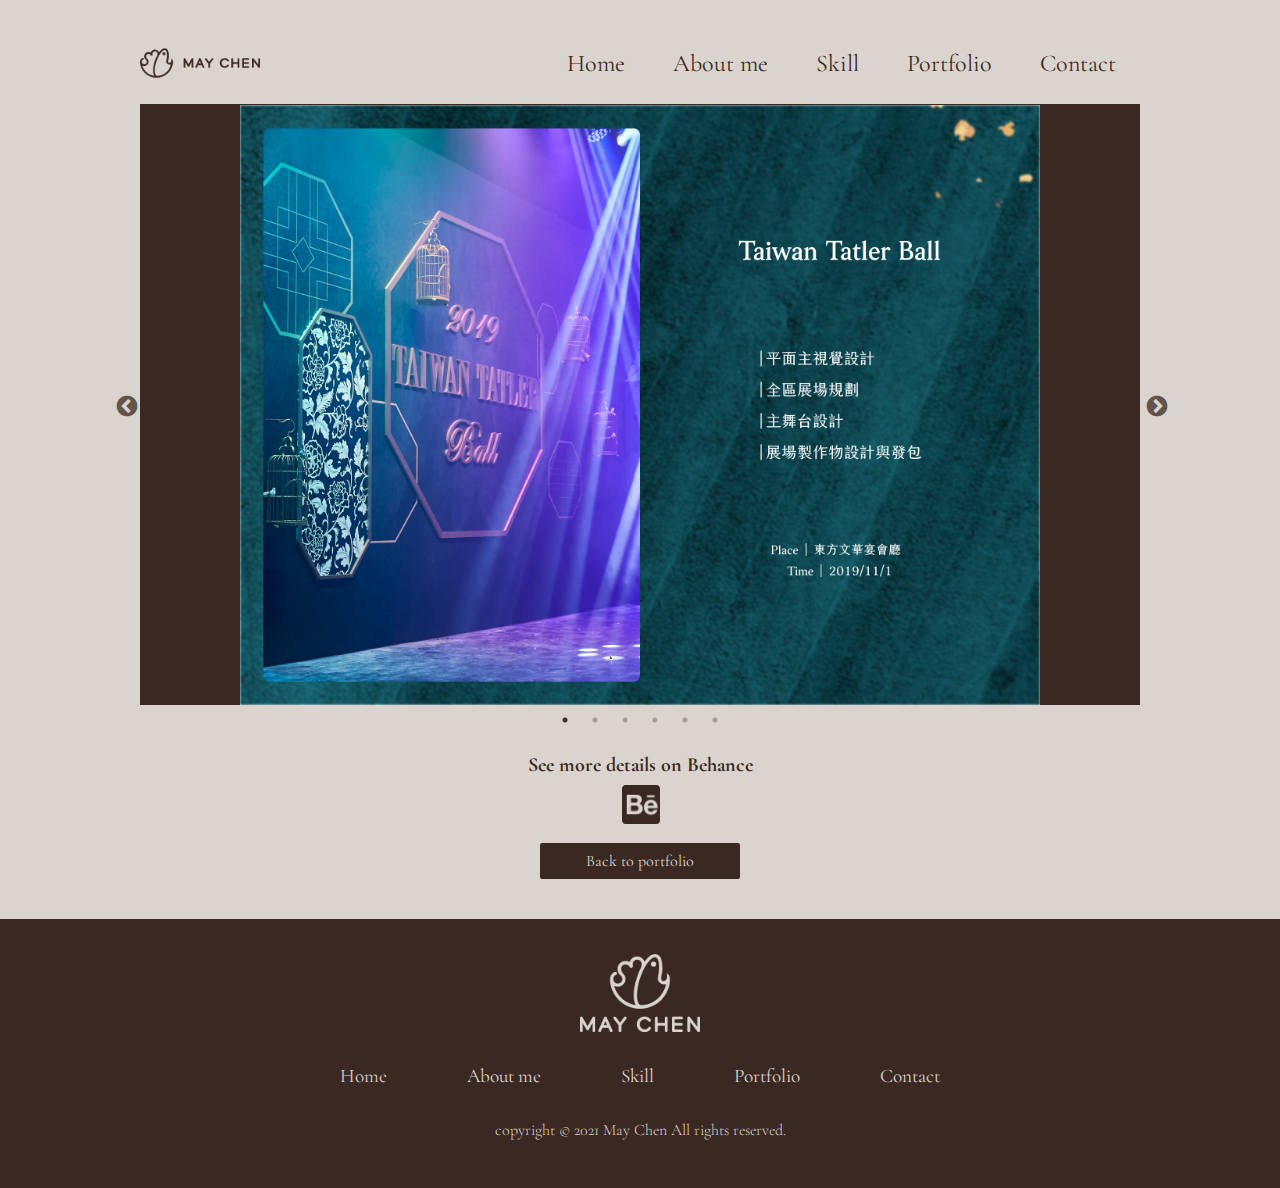
<file: banquet.html>
<!DOCTYPE html>
<html lang="zh-hant-tw">
<head>
    <meta charset="UTF-8">
    <meta name="viewport" content="width=device-width, initial-scale=1.0, shrink-to-fit=no">
    <title>May Chen Portfolio</title>
    <link rel="icon" href="mayChen.ico">
    <!-- slick 換圖輪播 -->
    <link rel="stylesheet" href="css/slick/slick.css">
    <link rel="stylesheet" href="css/slick/slick-theme.css">
     <!-- fontawesome -->
     <link rel="stylesheet" href="https://pro.fontawesome.com/releases/v5.10.0/css/all.css" integrity="sha384-AYmEC3Yw5cVb3ZcuHtOA93w35dYTsvhLPVnYs9eStHfGJvOvKxVfELGroGkvsg+p" crossorigin="anonymous"/>
    <!-- 自定義css -->
    <link rel="stylesheet" href="css/style.css">
</head>
<body>
    <header class="collection_header">
        <div class="container">
            <nav>
                <h1><a href="index.html"><img src="images/logo.png" alt=""></a></h1>
                <a href="#popup" class="burger">
                    <i class="fas fa-bars"></i>
                </a>
                <ul id="popup" class="menu navbar-overly">
                    <a href="#" class="btn-close">
                        <i class="fas fa-times"></i>
                    </a>
                    <li><a href="index.html">Home</a></li>
                    <li><a href="index.html#about_me">About me</a></li>
                    <li><a href="index.html#skill">Skill</a></li>
                    <li><a href="index.html#portfolio">Portfolio</a></li>
                    <li><a href="index.html#contact">Contact</a></li>
                </ul>
            </nav>
        </div>
    </header>
    <main>
        <div class="container portfolio-inner">
            <div class="content" onselectstart="return false;" ondragstart="return false;" oncontextmenu="return false;" oncopy="return false;">
                <img src="images/banquet/tt01.jpg" alt="collection01-1">
                <img src="images/banquet/tt02.jpg" alt="collection01-2">
                <img src="images/banquet/tt03.jpg" alt="collection01-3">
                <img src="images/banquet/tbv01.jpg" alt="collection02-1">
                <img src="images/banquet/tbv02.jpg" alt="collection02-2">
                <img src="images/banquet/tvb03.jpg" alt="collection02-3">
            </div>
            <div class="behance_box">
                <h2>See more details on Behance</h2>
                <a href="https://www.behance.net/gallery/119793203/2017-2021-PORTFOLIO-" target="_blank" class="icon"><img src="images/icon_behance.png" alt=""></a>
            </div>
            <div class="back_to_portfolio">
                <a href="index.html#portfolio">
                    <p>Back to portfolio</p>
                </a>
            </div>
        </div>
    </main>
    <footer>
        <div class="container">
            <a href="index.html" class="footer_logo">
                <img src="images/footer_logo.png" alt="logo">
            </a>
        </div>
        <ul class="footer_menu">
            <li ><a href="index.html">Home</a></li>
            <li><a href="index.html#about_me">About me</a></li>
            <li><a href="index.html#skill">Skill</a></li>
            <li><a href="index.html#portfolio">Portfolio</a></li>
            <li><a href="index.html#contact">Contact</a></li>
        </ul>
        <small>copyright &copy; 2021 May Chen All rights reserved.</small>
    </footer>
     <!-- jquery -->
     <script src="js/jquery-3.6.0.min.js"></script>
     <!-- slick -->
     <script src="js/slick.min.js"></script>
     <!-- 自定義 -->
     <script src="js/portfolio.js"></script>
</body>
</file>
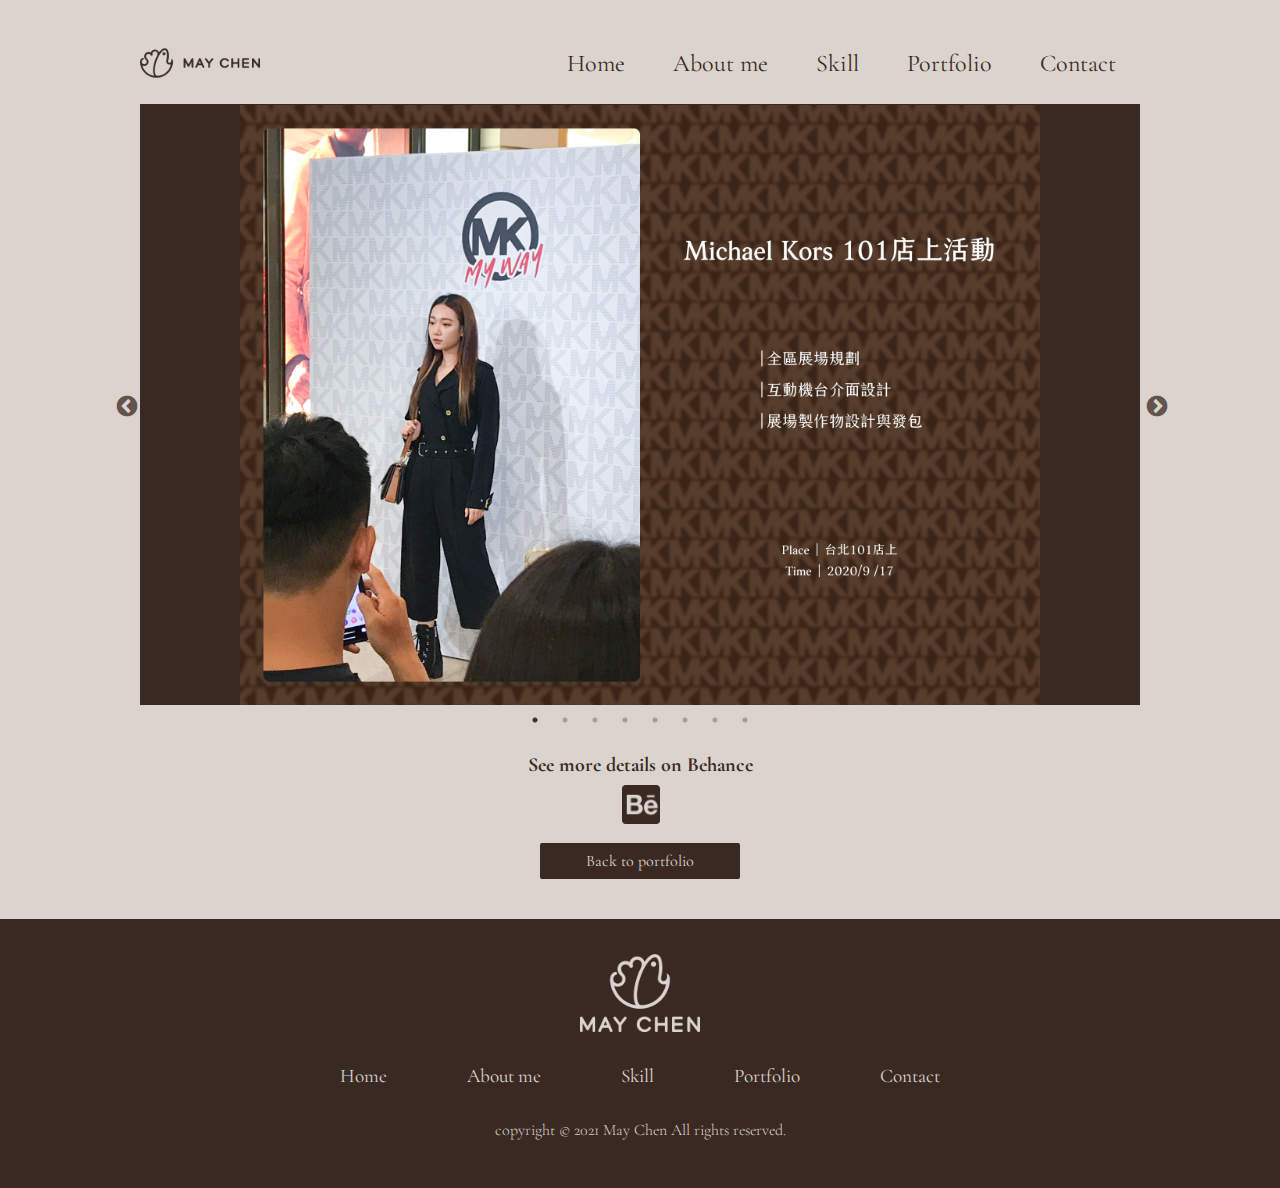
<file: brand_activity.html>
<!DOCTYPE html>
<html lang="zh-hant-tw">
<head>
    <meta charset="UTF-8">
    <meta name="viewport" content="width=device-width, initial-scale=1.0, shrink-to-fit=no">
    <title>May Chen Portfolio</title>
    <link rel="icon" href="mayChen.ico">
    <!-- slick 換圖輪播 -->
    <link rel="stylesheet" href="css/slick/slick.css">
    <link rel="stylesheet" href="css/slick/slick-theme.css">
    <!-- fontawesome -->
    <link rel="stylesheet" href="https://pro.fontawesome.com/releases/v5.10.0/css/all.css" integrity="sha384-AYmEC3Yw5cVb3ZcuHtOA93w35dYTsvhLPVnYs9eStHfGJvOvKxVfELGroGkvsg+p" crossorigin="anonymous"/>
    <!-- 自定義css -->
    <link rel="stylesheet" href="css/style.css">
</head>
<body>
    <header class="collection_header">
        <div class="container">
            <nav>
                <h1><a href="#"><img src="images/logo.png" alt=""></a></h1>
                <a href="#popup" class="burger">
                    <i class="fas fa-bars"></i>
                </a>
                <ul id="popup" class="menu navbar-overly">
                    <a href="#" class="btn-close">
                        <i class="fas fa-times"></i>
                    </a>
                    <li><a href="index.html">Home</a></li>
                    <li><a href="index.html#about_me">About me</a></li>
                    <li><a href="index.html#skill">Skill</a></li>
                    <li><a href="index.html#portfolio">Portfolio</a></li>
                    <li><a href="index.html#contact">Contact</a></li>
                </ul>
            </nav>
        </div>
    </header>
    <main>
        <div class="container portfolio-inner">
            <div class="content"  onselectstart="return false;" ondragstart="return false;" oncontextmenu="return false;" oncopy="return false;">
                <img src="images/brand/mk01.jpg" alt="mk01">
                <img src="images/brand/mk02.jpg" alt="mk01">
                <img src="images/brand/cck01.jpg" alt="cck01">
                <img src="images/brand/cck02.jpg" alt="cck02">
                <img src="images/brand/cck03.jpg" alt="cck03">
                <img src="images/brand/bd01.jpg" alt="bd01">
                <img src="images/brand/bd02.jpg" alt="bd02">
                <img src="images/brand/bd03.jpg" alt="bd03">
            </div>
            <div class="behance_box">
                <h2>See more details on Behance</h2>
                <a href="https://www.behance.net/gallery/119793203/2017-2021-PORTFOLIO-" target="_blank" class="icon"><img src="images/icon_behance.png" alt=""></a>
            </div>
            <div class="back_to_portfolio">
                <a href="index.html#portfolio">
                    <p>Back to portfolio</p>
                </a>
            </div>
        </div>
    </main>
    <footer>
        <div class="container">
            <a href="index.html" class="footer_logo">
                <img src="images/footer_logo.png" alt="logo">
            </a>
        </div>
        <ul class="footer_menu">
            <li ><a href="index.html">Home</a></li>
            <li><a href="index.html#about_me">About me</a></li>
            <li><a href="index.html#skill">Skill</a></li>
            <li><a href="index.html#portfolio">Portfolio</a></li>
            <li><a href="index.html#contact">Contact</a></li>
        </ul>
        <small>copyright &copy; 2021 May Chen All rights reserved.</small>
    </footer>
     <!-- jquery -->
     <script src="js/jquery-3.6.0.min.js"></script>
     <!-- slick -->
     <script src="js/slick.min.js"></script>
     <!-- 自定義 -->
     <script src="js/portfolio.js"></script>
</body>
</file>
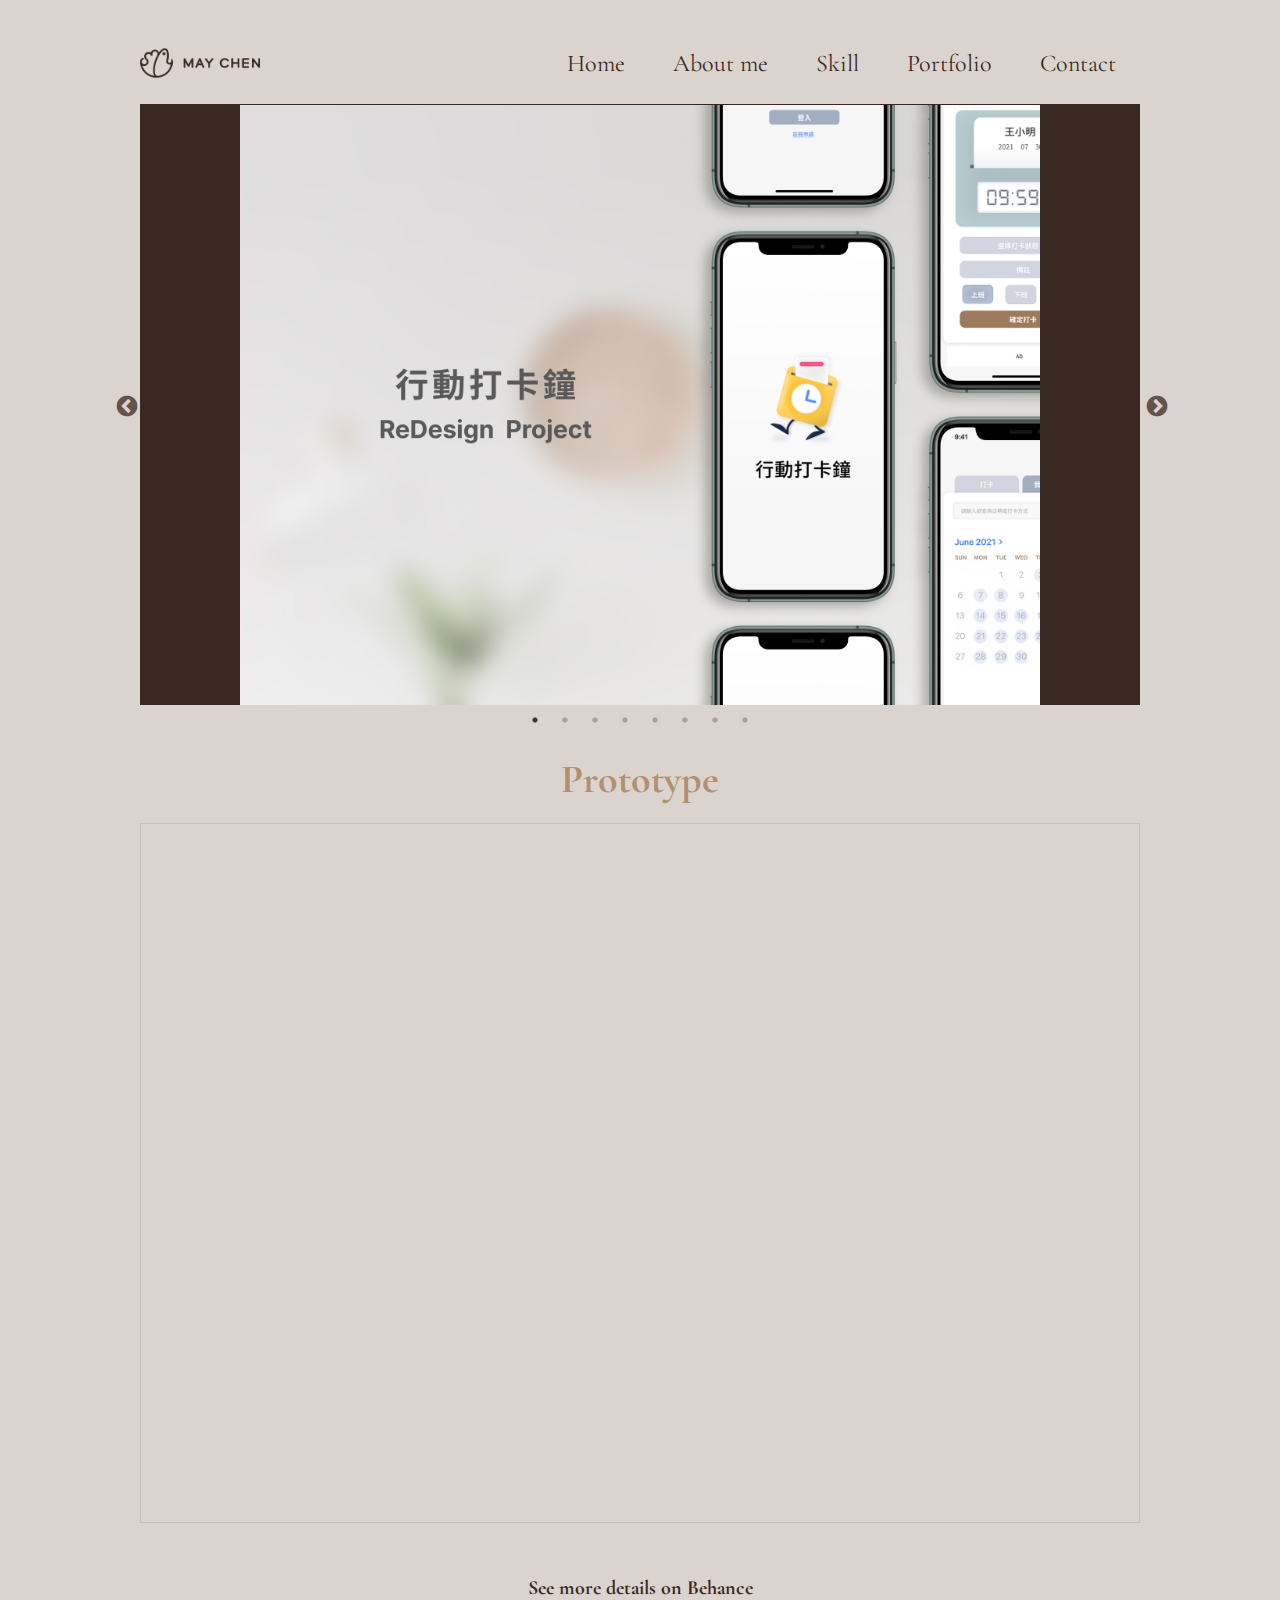
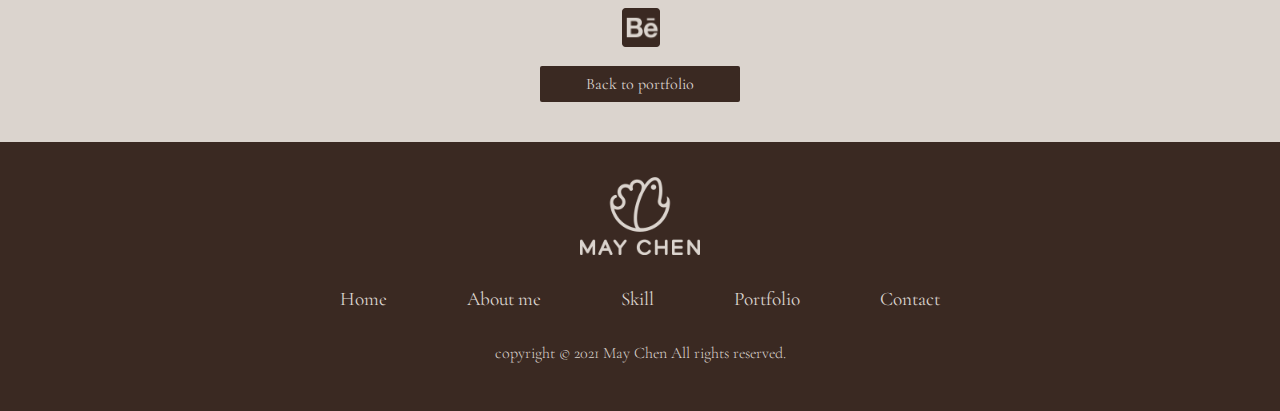
<file: clock.html>
<!DOCTYPE html>
<html lang="zh-hant-tw">
<head>
    <meta charset="UTF-8">
    <meta name="viewport" content="width=device-width, initial-scale=1.0, shrink-to-fit=no">
    <title>May Chen Portfolio</title>
    <link rel="icon" href="mayChen.ico">
    <!-- slick 換圖輪播 -->
    <link rel="stylesheet" href="css/slick/slick.css">
    <link rel="stylesheet" href="css/slick/slick-theme.css">
     <!-- fontawesome -->
     <link rel="stylesheet" href="https://pro.fontawesome.com/releases/v5.10.0/css/all.css" integrity="sha384-AYmEC3Yw5cVb3ZcuHtOA93w35dYTsvhLPVnYs9eStHfGJvOvKxVfELGroGkvsg+p" crossorigin="anonymous"/>
    <!-- 自定義css -->
    <link rel="stylesheet" href="css/style.css">
</head>
<body>
    <header class="collection_header">
        <div class="container">
            <nav>
                <h1><a href="index.html"><img src="images/logo.png" alt=""></a></h1>
                <a href="#popup" class="burger">
                    <i class="fas fa-bars"></i>
                </a>
                <ul id="popup" class="menu navbar-overly">
                    <a href="#" class="btn-close">
                        <i class="fas fa-times"></i>
                    </a>
                    <li><a href="index.html">Home</a></li>
                    <li><a href="index.html#about_me">About me</a></li>
                    <li><a href="index.html#skill">Skill</a></li>
                    <li><a href="index.html#portfolio">Portfolio</a></li>
                    <li><a href="index.html#contact">Contact</a></li>
                </ul>
            </nav>
        </div>
    </header>
    <main>
        <div class="container portfolio-inner">
            <div class="content" onselectstart="return false;" ondragstart="return false;" oncontextmenu="return false;" oncopy="return false;">
                <img src="images/clock/01.jpg" alt="clock01">
                <img src="images/clock/02.jpg" alt="clock02">
                <img src="images/clock/03.jpg" alt="clock03">
                <img src="images/clock/04.jpg" alt="clock04">
                <img src="images/clock/05.jpg" alt="clock05">
                <img src="images/clock/06.jpg" alt="clock06">
                <img src="images/clock/07.jpg" alt="clock07">
                <img src="images/clock/08.jpg" alt="clock08">
            </div>
            <h2 class="prototitle">Prototype</h2>
                <iframe style="border: 1px solid rgba(0, 0, 0, 0.1);" width="100%" height="700" src="https://www.figma.com/embed?embed_host=share&url=https%3A%2F%2Fwww.figma.com%2Fproto%2FIka67SPqkYYgT2Si8iacls%2FRedesign-%25E8%25A1%258C%25E5%258B%2595%25E6%2589%2593%25E5%258D%25A1%25E9%2590%2598%3Fpage-id%3D3%253A213%26node-id%3D12%253A3034%26viewport%3D241%252C48%252C0.13%26scaling%3Dscale-down%26starting-point-node-id%3D12%253A3002%26show-proto-sidebar%3D1" allowfullscreen></iframe>
            <div class="behance_box">
                <h2>See more details on Behance</h2>
                <a href="https://www.behance.net/gallery/124373373/ReDesign-APP-ReDesign-Project" target="_blank" class="icon"><img src="images/icon_behance.png" alt=""></a>
            </div>
            <div class="back_to_portfolio">
                <a href="index.html#portfolio">
                    <p>Back to portfolio</p>
                </a>
            </div>
        </div>
    </main>
    <footer>
        <div class="container">
            <a href="index.html" class="footer_logo">
                <img src="images/footer_logo.png" alt="logo">
            </a>
        </div>
        <ul class="footer_menu">
            <li ><a href="index.html">Home</a></li>
            <li><a href="index.html#about_me">About me</a></li>
            <li><a href="index.html#skill">Skill</a></li>
            <li><a href="index.html#portfolio">Portfolio</a></li>
            <li><a href="index.html#contact">Contact</a></li>
        </ul>
        <small>copyright &copy; 2021 May Chen All rights reserved.</small>
    </footer>
    <!-- jquery -->
    <script src="js/jquery-3.6.0.min.js"></script>
    <!-- slick -->
    <script src="js/slick.min.js"></script>
    <!-- 自定義 -->
    <script src="js/portfolio.js"></script>
</body>
</file>
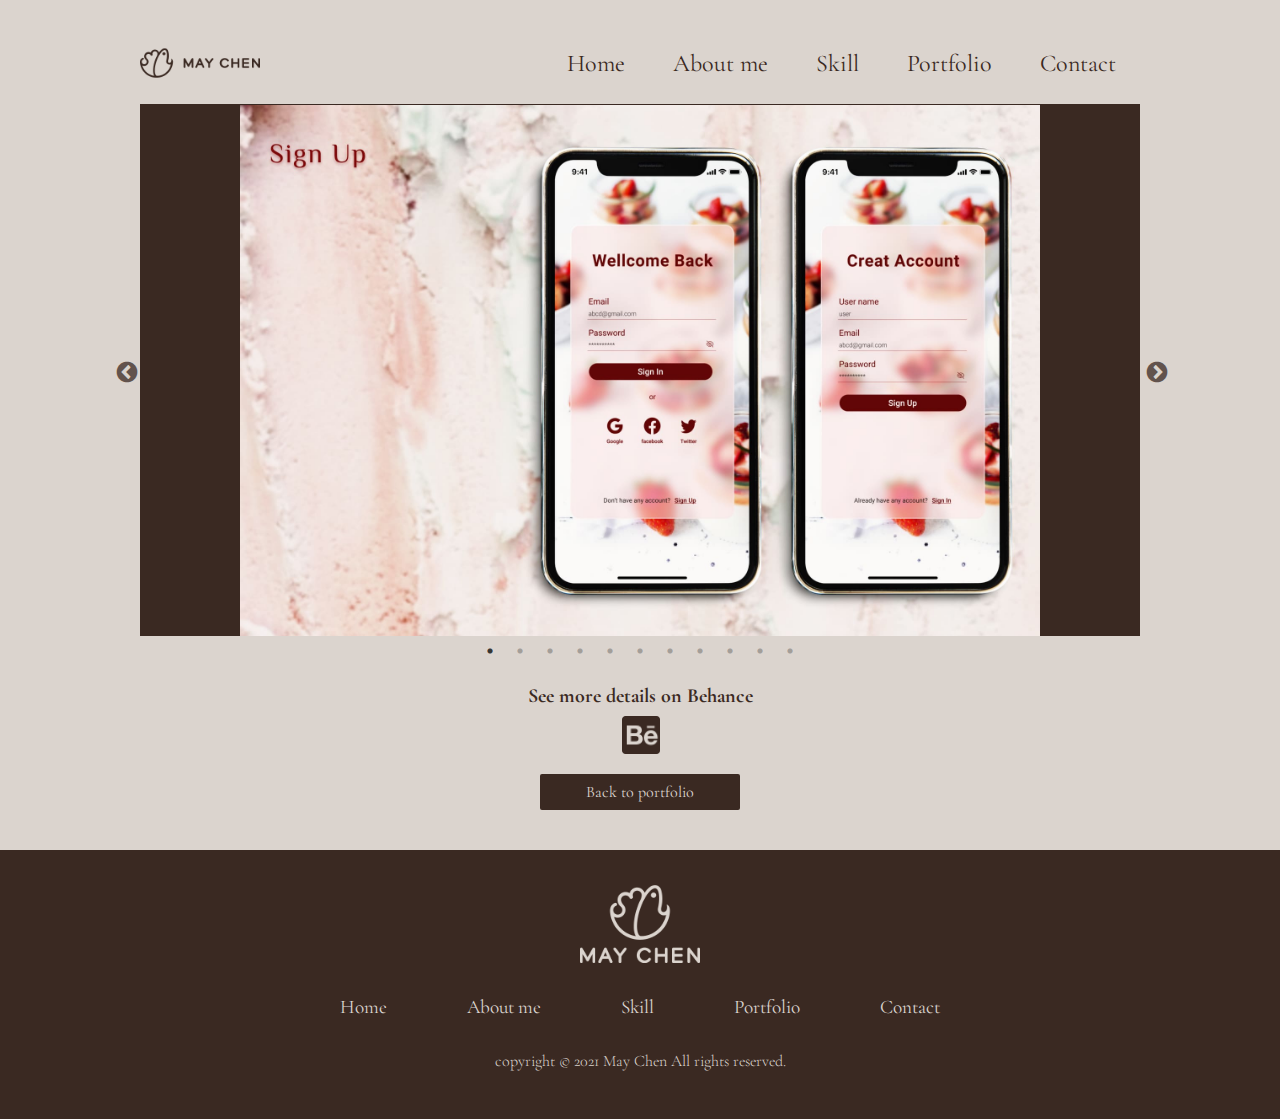
<file: dailyUI.html>
<!DOCTYPE html>
<html lang="zh-hant-tw">
<head>
    <meta charset="UTF-8">
    <meta name="viewport" content="width=device-width, initial-scale=1.0, shrink-to-fit=no">
    <title>May Chen Portfolio</title>
    <link rel="icon" href="mayChen.ico">
    <!-- slick 換圖輪播 -->
    <link rel="stylesheet" href="css/slick/slick.css">
    <link rel="stylesheet" href="css/slick/slick-theme.css">
     <!-- fontawesome -->
     <link rel="stylesheet" href="https://pro.fontawesome.com/releases/v5.10.0/css/all.css" integrity="sha384-AYmEC3Yw5cVb3ZcuHtOA93w35dYTsvhLPVnYs9eStHfGJvOvKxVfELGroGkvsg+p" crossorigin="anonymous"/>
    <!-- 自定義css -->
    <link rel="stylesheet" href="css/style.css">
</head>
<body>
    <header class="collection_header">
        <div class="container">
            <nav>
                <h1><a href="index.html"><img src="images/logo.png" alt=""></a></h1>
                <a href="#popup" class="burger">
                    <i class="fas fa-bars"></i>
                </a>
                <ul id="popup" class="menu navbar-overly">
                    <a href="#" class="btn-close">
                        <i class="fas fa-times"></i>
                    </a>
                    <li><a href="index.html">Home</a></li>
                    <li><a href="index.html#about_me">About me</a></li>
                    <li><a href="index.html#skill">Skill</a></li>
                    <li><a href="index.html#portfolio">Portfolio</a></li>
                    <li><a href="index.html#contact">Contact</a></li>
                </ul>
            </nav>
        </div>
    </header>
    <main>
        <div class="container portfolio-inner">
            <div class="content">
                <img src="images/dailyUI/D1.jpg" alt="dailyUI01">
                <img src="images/dailyUI/D2.jpg" alt="dailyUI02">
                <img src="images/dailyUI/D3.jpg" alt="dailyUI03">
                <img src="images/dailyUI/D4.jpg" alt="dailyUI04">
                <img src="images/dailyUI/D5.jpg" alt="dailyUI05">
                <img src="images/dailyUI/D6.jpg" alt="dailyUI06">
                <img src="images/dailyUI/D7.jpg" alt="dailyUI07">
                <img src="images/dailyUI/D8.jpg" alt="dailyUI08">
                <img src="images/dailyUI/D9.jpg" alt="dailyUI09">
                <img src="images/dailyUI/D10.jpg" alt="dailyUI10">
                <img src="images/dailyUI/D11.jpg" alt="dailyUI11">
            </div>
            <div class="behance_box">
                <h2>See more details on Behance</h2>
                <a href="https://www.behance.net/gallery/121261771/Daily-UIChallenge" target="_blank" class="icon"><img src="images/icon_behance.png" alt=""></a>
            </div>
            <div class="back_to_portfolio">
                <a href="index.html#portfolio">
                    <p>Back to portfolio</p>
                </a>
            </div>
        </div>
    </main>
    <footer>
        <div class="container">
            <a href="index.html" class="footer_logo">
                <img src="images/footer_logo.png" alt="logo">
            </a>
        </div>
        <ul class="footer_menu">
            <li ><a href="index.html">Home</a></li>
            <li><a href="index.html#about_me">About me</a></li>
            <li><a href="index.html#skill">Skill</a></li>
            <li><a href="index.html#portfolio">Portfolio</a></li>
            <li><a href="index.html#contact">Contact</a></li>
        </ul>
        <small>copyright &copy; 2021 May Chen All rights reserved.</small>
    </footer>
    <!-- jquery -->
    <script src="js/jquery-3.6.0.min.js"></script>
    <!-- slick -->
    <script src="js/slick.min.js"></script>
    <!-- 自定義 -->
    <script src="js/portfolio.js"></script>
</body>
</file>
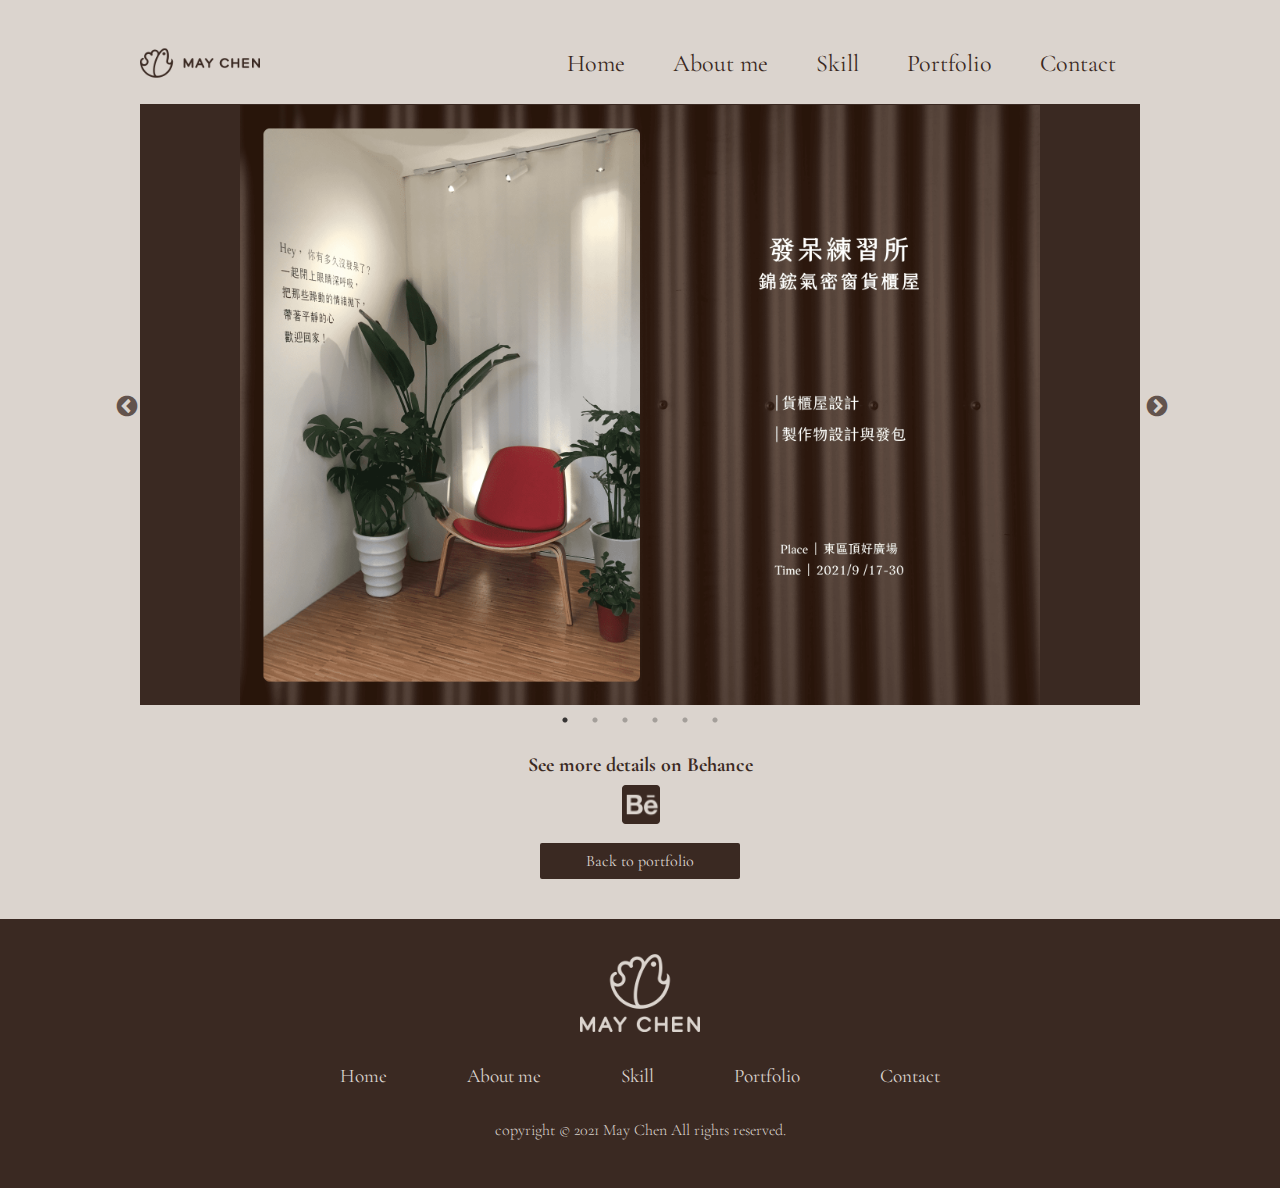
<file: other.html>
<!DOCTYPE html>
<html lang="zh-hant-tw">
<head>
    <meta charset="UTF-8">
    <meta name="viewport" content="width=device-width, initial-scale=1.0, shrink-to-fit=no">
    <title>May Chen Portfolio</title>
    <link rel="icon" href="mayChen.ico">
    <!-- slick 換圖輪播 -->
    <link rel="stylesheet" href="css/slick/slick.css">
    <link rel="stylesheet" href="css/slick/slick-theme.css">
    <!-- fontawesome -->
    <link rel="stylesheet" href="https://pro.fontawesome.com/releases/v5.10.0/css/all.css" integrity="sha384-AYmEC3Yw5cVb3ZcuHtOA93w35dYTsvhLPVnYs9eStHfGJvOvKxVfELGroGkvsg+p" crossorigin="anonymous"/>
    <!-- 自定義css -->
    <link rel="stylesheet" href="css/style.css">
</head>
<body>
    <header class="collection_header">
        <div class="container">
            <nav>
                <h1><a href="index.html"><img src="images/logo.png" alt=""></a></h1>
                <a href="#popup" class="burger">
                    <i class="fas fa-bars"></i>
                </a>
                <ul id="popup" class="menu navbar-overly">
                    <a href="#" class="btn-close">
                        <i class="fas fa-times"></i>
                    </a>
                    <li><a href="index.html">Home</a></li>
                    <li><a href="index.html#about_me">About me</a></li>
                    <li><a href="index.html#skill">Skill</a></li>
                    <li><a href="index.html#portfolio">Portfolio</a></li>
                    <li><a href="index.html#contact">Contact</a></li>
                </ul>
            </nav>
        </div>
    </header>
    <main>
        <div class="container portfolio-inner">
            <div class="content" onselectstart="return false;" ondragstart="return false;" oncontextmenu="return false;" oncopy="return false;">
                <img src="images/other/jh01.png" alt="貨櫃屋01">
                <img src="images/other/jh02.png" alt="貨櫃屋02">
                <img src="images/other/jh03.png" alt="貨櫃屋03">
                <img src="images/other/tp01.png" alt="時裝周01">
                <img src="images/other/tp02.png" alt="時裝周02">
                <img src="images/other/tp03.png" alt="時裝周03">
            </div>
            <div class="behance_box">
                <h2>See more details on Behance</h2>
                <a href="https://www.behance.net/gallery/119793203/2017-2021-PORTFOLIO-" target="_blank" class="icon"><img src="images/icon_behance.png" alt=""></a>
            </div>
            <div class="back_to_portfolio">
                <a href="index.html#portfolio">
                    <p>Back to portfolio</p>
                </a>
            </div>
        </div>
    </main>
    <footer>
        <div class="container">
            <a href="index.html" class="footer_logo">
                <img src="images/footer_logo.png" alt="logo">
            </a>
        </div>
        <ul class="footer_menu">
            <li ><a href="index.html">Home</a></li>
            <li><a href="index.html#about_me">About me</a></li>
            <li><a href="index.html#skill">Skill</a></li>
            <li><a href="index.html#portfolio">Portfolio</a></li>
            <li><a href="index.html#contact">Contact</a></li>
        </ul>
        <small>copyright &copy; 2021 May Chen All rights reserved.</small>
    </footer>
    <!-- jquery -->
    <script src="js/jquery-3.6.0.min.js"></script>
    <!-- slick -->
    <script src="js/slick.min.js"></script>
    <!-- 自定義 -->
    <script src="js/portfolio.js"></script>
</body>
</file>
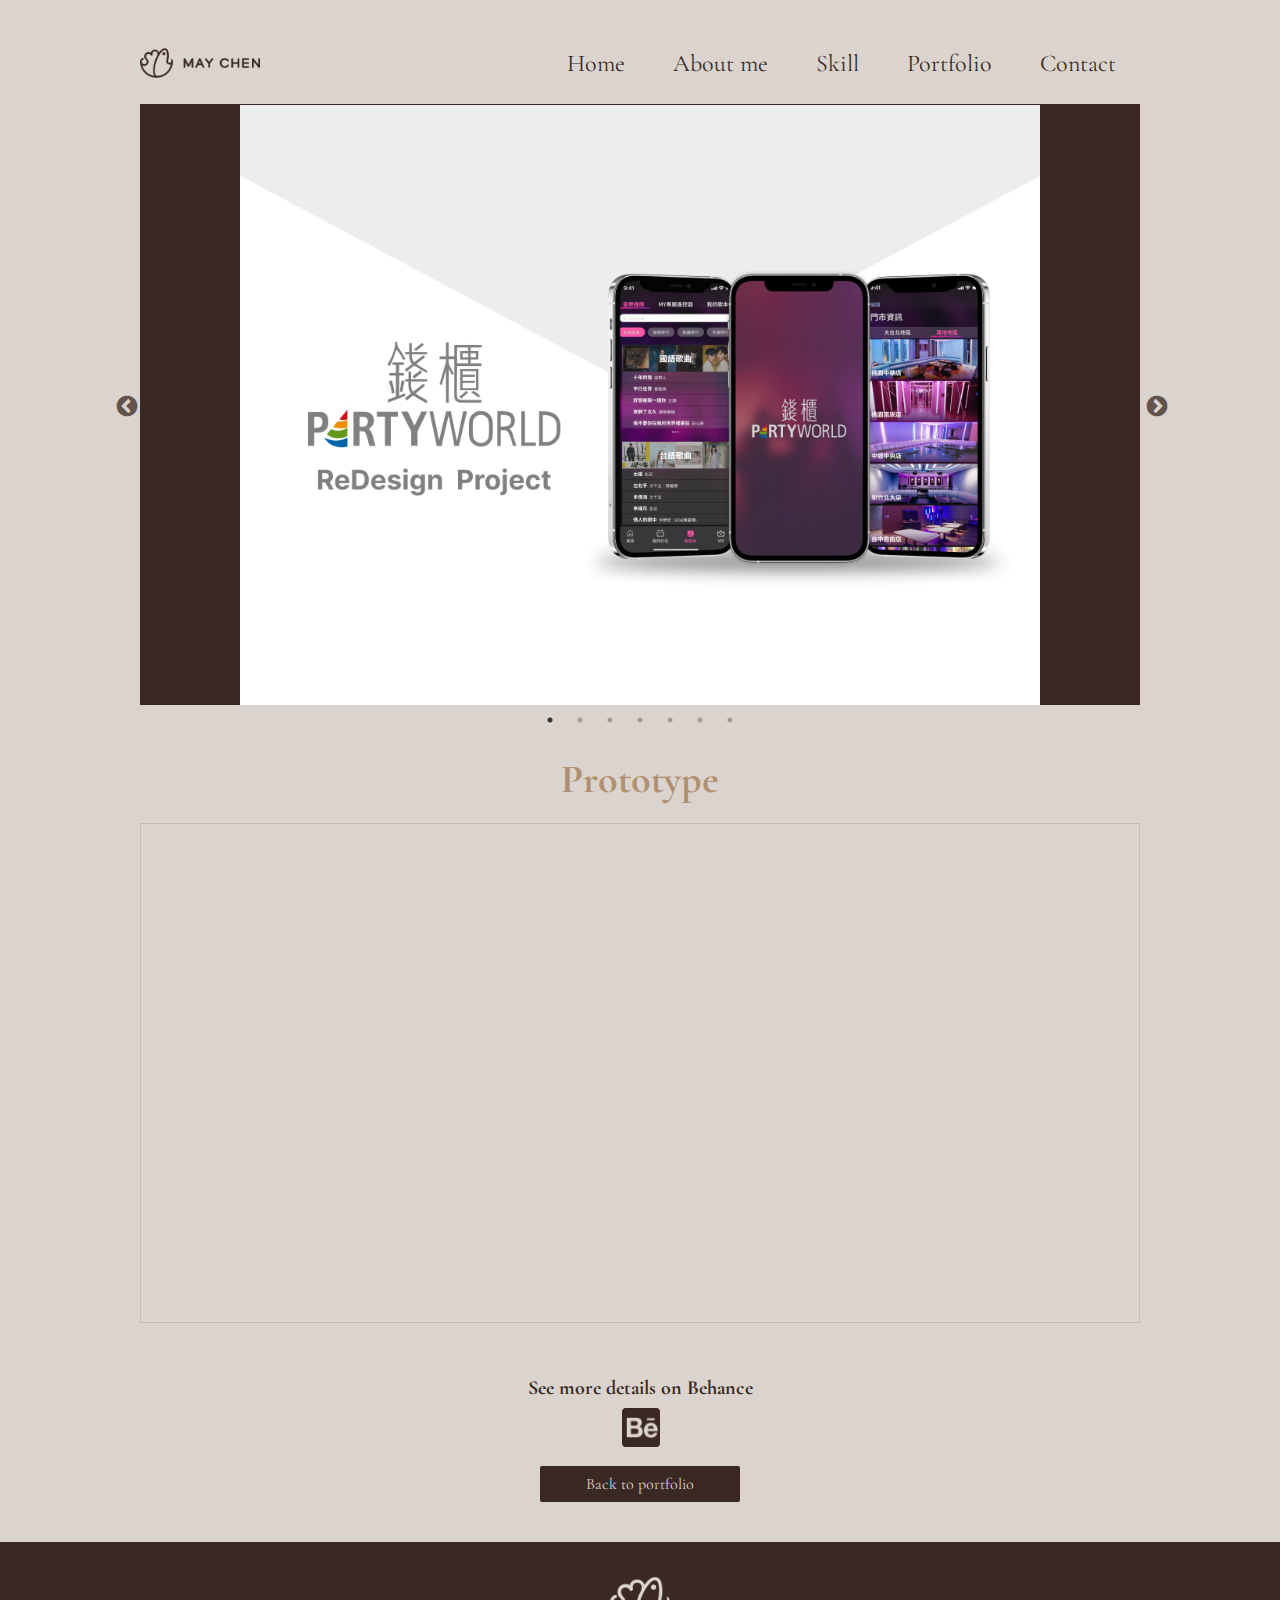
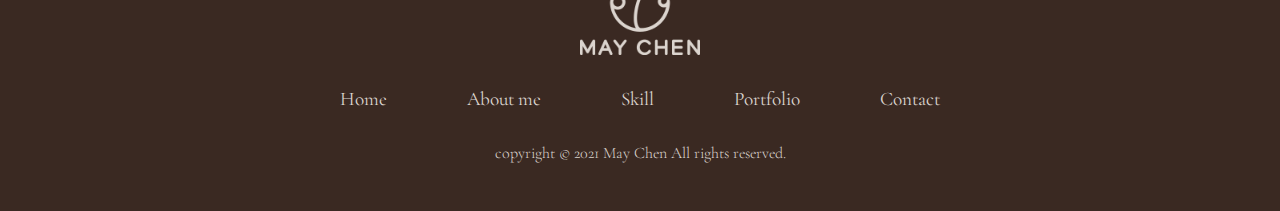
<file: party_world.html>
<!DOCTYPE html>
<html lang="zh-hant-tw">
<head>
    <meta charset="UTF-8">
    <meta name="viewport" content="width=device-width, initial-scale=1.0, shrink-to-fit=no">
    <title>May Chen Portfolio</title>
    <link rel="icon" href="mayChen.ico">
    <!-- slick 換圖輪播 -->
    <link rel="stylesheet" href="css/slick/slick.css">
    <link rel="stylesheet" href="css/slick/slick-theme.css">
    <!-- fontawesome -->
    <link rel="stylesheet" href="https://pro.fontawesome.com/releases/v5.10.0/css/all.css" integrity="sha384-AYmEC3Yw5cVb3ZcuHtOA93w35dYTsvhLPVnYs9eStHfGJvOvKxVfELGroGkvsg+p" crossorigin="anonymous"/>
    <!-- 自定義css -->
    <link rel="stylesheet" href="css/style.css">
</head>
<body>
    <header class="collection_header">
        <div class="container">
            <nav>
                <h1><a href="index.html"><img src="images/logo.png" alt=""></a></h1>
                <a href="#popup" class="burger">
                    <i class="fas fa-bars"></i>
                </a>
                <ul id="popup" class="menu navbar-overly">
                    <a href="#" class="btn-close">
                        <i class="fas fa-times"></i>
                    </a>
                    <li><a href="index.html">Home</a></li>
                    <li><a href="index.html#about_me">About me</a></li>
                    <li><a href="index.html#skill">Skill</a></li>
                    <li><a href="index.html#portfolio">Portfolio</a></li>
                    <li><a href="index.html#contact">Contact</a></li>
                </ul>
            </nav>
        </div>
    </header>
    <main>
        <div class="container portfolio-inner">
            <div class="content" onselectstart="return false;" ondragstart="return false;" oncontextmenu="return false;" oncopy="return false;">
                <img src="images/partyworld/01.jpg" alt="pt01">
                <img src="images/partyworld/02.jpg" alt="pt02">
                <img src="images/partyworld/03.jpg" alt="pt03">
                <img src="images/partyworld/04.jpg" alt="pt04">
                <img src="images/partyworld/05.jpg" alt="pt05">
                <img src="images/partyworld/06.jpg" alt="pt06">
                <img src="images/partyworld/07.jpg" alt="pt07">
            </div>
            <h2 class="prototitle">Prototype</h2>
                <iframe style="border: 1px solid rgba(0, 0, 0, 0.1);" width="100%" height="500" src="https://www.figma.com/embed?embed_host=share&url=https%3A%2F%2Fwww.figma.com%2Fproto%2FvLyPzrGjr7iCo8coAN6AuZ%2F%257C-%25EF%25BC%25ADay-Chen-%257C-(Copy)%3Fpage-id%3D264%253A2717%26node-id%3D264%253A4171%26viewport%3D241%252C48%252C0.12%26scaling%3Dscale-down%26starting-point-node-id%3D264%253A5181%26show-proto-sidebar%3D1" allowfullscreen></iframe>
            <div class="behance_box">
                <h2>See more details on Behance</h2>
                <a href="https://www.behance.net/gallery/123405039/Redesign-APP-ReDesign-Project" target="_blank" class="icon"><img src="images/icon_behance.png" alt=""></a>
            </div>
            <div class="back_to_portfolio">
                <a href="index.html#portfolio">
                    <p>Back to portfolio</p>
                </a>
            </div>
        </div>
    </main>
    <footer>
        <div class="container">
            <a href="index.html" class="footer_logo">
                <img src="images/footer_logo.png" alt="logo">
            </a>
        </div>
        <ul class="footer_menu">
            <li ><a href="index.html">Home</a></li>
            <li><a href="index.html#about_me">About me</a></li>
            <li><a href="index.html#skill">Skill</a></li>
            <li><a href="index.html#portfolio">Portfolio</a></li>
            <li><a href="index.html#contact">Contact</a></li>
        </ul>
        <small>copyright &copy; 2021 May Chen All rights reserved.</small>
    </footer>
    <!-- jquery -->
    <script src="js/jquery-3.6.0.min.js"></script>
    <!-- slick -->
    <script src="js/slick.min.js"></script>
    <!-- 自定義 -->
    <script src="js/portfolio.js"></script>
</body>
</file>
<file: css/style.css>
@charset "UTF-8";
@import url('https://fonts.googleapis.com/css2?family=Cormorant+Garamond:wght@300;500;600&family=Lora:wght@400;600&family=Noto+Sans+TC:wght@400;500&display=swap');
*{
    margin: 0;
    padding: 0;
    box-sizing: border-box;
}
html{
    width: 100%;
    overflow-x: hidden;
}
body{
    font-family: 'Cormorant Garamond', serif;
    background-color: #DBD4CE;
}
.container{
    width: 1000px;
	margin: 0 auto;
}
img{
    display: block;
    width: 100%;
}
ul{
    list-style: none;
}
a{
    text-decoration: none;
}
@media (max-width:992px){
    .container{
        width: 85%;
    }
}
@media (max-width:768px){
    .container{
        width: 90%;
    }
}
@media (max-width:540px){
    .container{
        width: 90%;
    }
}
/*--------------next button-------------*/
/* ------------------------------------ */
.next_btn,.home_btn{
    display: inline-block;
    position: absolute;
    width: 90px;
    right: 0px;
    bottom: 20px;
}
.next_btn:hover{
    transform: scale(1.05);
}
.next_btn .btn_bg,.home_btn .btn_bg{
    position: relative;
    animation: rotate 10s infinite linear;
}
@keyframes rotate{
    0%{ transform: rotate(0deg);}
    100%{transform: rotate(360deg);}
}
.profile_btn, .skill_btn, .portfolio_btn,.contact_btn, .contact_home{
    position: absolute;
    top: 50%;
    left: 50%;
    transform: translate(-50%,-50%);
}
.profile_btn {
    width:50%;
}
.skill_btn{
    width: 35%;
}
.portfolio_btn{
    width: 65%;
}
.contact_btn{
    width: 55%;
}
.contact_home{
    width: 45%;
}
@media(max-width:540px){
    .next_btn,.home_btn{
        display: none;
    }
}
/* ----------------header-------------- */
/* ------------------------------------ */
.index_header{
    background-image: url(../images/bannerBG.jpg);
    background-position: center;
    background-size: cover;
    height: 100vh;
    overflow: hidden;
}
nav{
    display: flex;
    align-items: center;
    justify-content: space-between;
    padding-top: 46px;
    padding-bottom: 24px;
    border-bottom: 1px #3A2922 solid;
}
nav h1{
    width: 120px;
}
.burger{
    display: none;
    color: #3A2922;
    font-size: 24px;
}
.btn-close{
    display: none;
    color: #3A2922;
    font-size: 24px;
}
.menu{
    display: flex;
}
.menu li{
    position: relative;
    margin:0 16px;
    font-size: 1.5rem;
}
.menu  li  a{
    color: #3A2922;
    padding: 4px 8px;
    transition:all 0.3s ease-in
}
.menu li a:hover{
    background-color: #3A2922;
    color: #DBD4CE;
}
@media(max-width:992px){
    .menu li{
        font-size: 1.2rem;
        white-space: nowrap;
    }
    .menu li a{
        padding: 4px 4px;
    }
}
@media (max-width:768px){
    .burger{
        display: block;
    }
    .navbar-overly{
        position: fixed;
        top: 0;
        right: 0;
        width: 50%;
        height: 100%;
        background-color: #B19071;
        z-index: 99;
        opacity: 0;
        visibility: hidden;
        transition: all 0.3s;
        padding-top: 120px;
    }
    #popup:target{
        display: block;
        opacity: 1;
        visibility: visible;
    }
    .btn-close{
        display: block;
        position: absolute;
        top: 10px;
        right: 10px;
    }
    .menu li{
        text-align: center;
        line-height: 3rem;
        padding-bottom: 40px;
    }
}
/* ------banner------ */
.banner_box{
    display: flex;
    align-items: center;
    justify-content: center;
    position: relative;
    height: 75vh;
}
.banner_inner{
    display: flex;
    flex-direction: column;
    justify-content: center; 
    align-items: center; 
    background-image: url(../images/banner.png);
    background-position: center;
    background-size: contain;
    background-repeat: no-repeat;
    height: 350px;
    margin-top: 40px;
}
.banner_inner h2{
    font-size: 52px;
    font-family: 'Lora', serif;
    font-weight: 400;
    color: #3A2922;
    letter-spacing: 0.06em;
    margin-top: 2rem;
    margin-bottom: 2rem;
    animation: moveUp 1.2s ease-in-out both;
}
.banner_inner h3{
    font-family: 'Lora', serif;
    font-size: 20px;
    font-weight: 400;
    line-height: 150%;
    margin-top:5px;
    color: #3A2922;
    letter-spacing: 0.06em;
    text-align: center;
    white-space: nowrap;
    border-right: 1.5px solid;
    visibility: hidden;
}
  .typing-1{
    overflow: hidden;
    width: 7ch;
    animation: hidden 1s .8s forwards,typing 2s steps(22), blink .5s  step-end 5,line_hidden 5s forwards;
  }
  .typing-2{
    overflow: hidden;
    width: 5.5ch;
    animation: hidden 1s 1.8s forwards,typing 2s 1s steps(22), blink .5s step-end 5,line_hidden 5s forwards;
   }
  .typing-3{
    overflow: hidden;
    width: 8ch;
    animation: hidden 1s 3s forwards,typing 2s 3s steps(22), blink .5s step-end 5,line_hidden 5s forwards;
  }
  .typing-4{
    overflow: hidden;
    width: 15ch;
    animation: hidden 1s 5s forwards,typing 2s 5s steps(22), blink .5s step-end infinite alternate;
  }
@keyframes moveUp{
    0%{
        transform: translateY(30px);
        opacity: 0;
    }
    50%{
        opacity: 1;
    }
    75%{
        transform: translateY(-4px);
    }
    100%{
        transform: translateY(0);
    }
}
@keyframes hidden{
    100%{
        visibility: visible;
    }
} 
@keyframes typing {
    from {
      width: 0
    }
  }   
@keyframes blink {
    50% {
      border-color: transparent
    }
  }
@keyframes line_hidden{
    100%{
        border: none;
    }
}  
@media (max-width:992px){
    .banner_inner{
        height: 500px;
    }
    .banner_inner h2{
        font-size: 56px;
        text-align: center;
    }
    .banner_inner h3{
        font-size: 24px;
    }
}
@media (max-width:768px){
    .banner_inner{
        height: 400px;
    }
    .banner_inner h2{
        font-size: 48px;
        text-align: center;
    }
}
@media (max-width:540px){
    .banner_inner h2{
        font-size: 32px;
        text-align: center;
    }
    .banner_inner h3{
        font-size: 16px;
    }
}
/* ------------about profile------------ */
/* ------------------------------------- */
/* picture */
.about{
    height: 100vh;
    background-color: #EEE8E8;
}
.profile_box{
    position: relative;
    display: flex;
    align-items: center;
    justify-content: center;
    height: 100%;
}
.picture_box{
    flex:1;
    margin-top: 45px;
}
.my_picture{
    width: 480px;
    margin:0;
    padding: 0;
}
.about h1{
    font-size: 80px;
    margin: 0;
    padding: 0;
    line-height: 50px;
    transform: translate(260px,-280px)rotate(90deg);
    color: #B19071;
}
@media (max-width:992px){
    .my_picture{
        width: 350px;
    }
    .about h1{
        font-size: 56px;
        line-height: 50px;
        transform: translate(30px,-425px)rotate(0deg);
    }
}
@media (max-width:768px){
    .about{
        height: 120vh;
    }
    .profile_box{
        flex-direction: column;
        padding-top: 150px;
    }
    .about h1{
        line-height: 50px;
        transform: translate(30px,-575px)rotate(0deg);
        color: #B19071;
    }
}
@media (max-width:540px){
    .about{
        height: 135vh;
    }
    .profile_box{
        padding-top: 80px;
    }
    .my_picture{
        width: 350px;
    }
    .about h1{
        font-size: 48px;
        transform: translate(50px,-422px)rotate(0deg);
    }
}
/* profile */
.profile{
    flex:1;
    padding: 0px 0px 80px 100px;
    text-align: left;
}
.profile h2{
    font-family: 'Noto Sans TC', sans-serif;
    font-size: 28px;
    font-weight: 400;
    color: #3A2922;
    margin-top: 24px;
}
.english_title{
    font-family: 'Lora', serif;
    font-size: 20px;
    font-weight: 400;
    color: #3A2922;
}
.profile hr{
    margin-bottom: 4px;
}
/* 個人資料 */
.my_info{
    font-family: 'Noto Sans TC','Lora', sans-serif;
    line-height: 28px;
    letter-spacing: 3%;
    list-style: none;
    color: #3A2922;
}
.my_info li{
    font-size: 18px;
}
.english_name{
    font-family: 'Lora', serif;
    font-size: 16px;
    font-weight: 400;
    letter-spacing: 3%;
}
/* 學經歷 */
.experience{
    display: flex;
    flex-direction: column;
}
.school,.work{
    display: flex;
    margin-top: 4px;
}
.icon{
    display: inline-block;
    width: 32px;
    height: 32px;
    margin-right: 4px;
}
.school ul,.work ul{
    display: inline-block;
    font-family: 'Noto Sans TC','Lora', sans-serif;
    line-height: 28px;
    letter-spacing: 3%;
    color: #3A2922;
}
.name{
    font-size: 18px;
}
.department{
    font-size: 14px;
    margin-bottom: 4px;
}
@media (max-width:992px){
    .profile{
        padding: 0px 0px 50px 30px;
    }
    .profile h2{
        font-size: 24px;
    }
    .english_title{
        font-size: 16px;
    }
    .my_info li{
        font-size: 16px;
    }
}
@media (max-width:768px){
    .profile{
    padding: 0px 0px 50px 0px;
}
}
@media (max-width:540px){
    .profile h2{
        font-size: 24px;
    }
    .my_info li{
        font-size: 16px;
    }
}
/* -------------about skill------------ */
/* ------------------------------------ */
.skill{
    background-color: #EEE8E8;
    padding-top: 24px;
}
.skill h1{
    color:#B19071;
    font-size: 80px;
    text-align: center;
    padding: 0;
    line-height: 48px;
}
.skill_content{
    background-image: url(../images/skillBg.jpg);
    background-size: cover;
    background-position: center;
    height: 90vh;
    overflow: hidden;
}
.skill_box{
    display: flex;
    align-items: center;
    justify-content: center;
    position: relative;
    height: 100%;
}
/* skill card */
.skill_cards{
    display: flex;
    align-items: center;
    justify-content:center;
    width: 85%;
    margin: 0 auto;
}
.cards{
    position: relative;
    flex: 1;
    margin:0 12px;
    border-radius: 20px;
    overflow: hidden;
    transition: all 0.5s;
    box-shadow: 0px 4px 6px rgba(0, 0, 0, 0.25);
}
.cards figcaption{
    position: absolute;
    width: 105%;
    height: 100%;
    text-align: center;
    top: 50%;
    left: 50%;
    transform: translate(-50%,-50%);
    background-color: #3A2922;
    color: #DBD4CE;
    font-size: 1.75rem;
    font-weight: 600;
    padding-top: 50%;
}
.cards:hover{
    transform: scale(1.05);
}
.cards:hover figcaption{
    display: none;
    opacity: 0;
}
@media(max-width:992px){
    .cards figcaption{
        display: none;
    }
    .skill_cards{
        flex-direction: column;
        width: 40%;
        padding: 20px;
    }
    .cards{
        margin-bottom: 20px;
    }
}
@media (max-width:768px){
    .skill{
        padding-top: 60px;
    }
}
@media (max-width:540px){
    .skill_content{
        height: 120vh;
    }
    .skill_cards{
        width: 80%;
    }
}
/* -------------portfolio------------ */
/* ------------------------------------ */
.portfolio{
    background-color: #fff;
}
.portfolio_box{
    display: flex;
    align-items: center;
    justify-content: center;
    position: relative;
    height: 100vh;
}
.portfolio_menu{
    margin: 0 auto;
    width: 100%;
    padding-bottom: 5%;
}
.portfolio h1{
    font-size: 80px;
    margin: 0;
    padding: 0;
    line-height: 48px;
    color: #B19071;
}
@media (max-width:992px){
    .portfolio_box{
        height: 125vh;
    }
}
@media (max-width:835px){
    .portfolio_box{
        height: 100vh;
    }
}
@media (max-width:540px){
    .portfolio_box{
        height: 150vh;
    }
    .portfolio h1{
        font-size: 48px;
        transform: translateY(10px);
    }
}
/* tab menu */
#tab-menu{
    width:100%; 
    height: 100%;
}
#tab-menu > ul{ 
    position: absolute;
    display:block;
    margin:0;
    right:8px;
    transform: translateY(-101%);
    cursor: pointer;
}
#tab-menu > ul > li{
    display:inline-block; 
    vertical-align:top; 
    margin:0 -1px -1px 0 ;
    height: 60px; 
    font-family: 'Lora', serif;
    line-height: 32px; 
    font-size: 20px;
    font-weight: 600;
    background:#DBD4CE;
    padding:15px 20px;
    border-radius: 4px 4px 0 0;
    color: #B19071;
}
#tab-menu >  ul > li a{ 
    color:#888380;
    pointer-events: none;
    }
#tab-menu > ul > li.active{ 
    background:#B19071;
    /* color: #888380; */
}
#tab-menu > ul > li.active >a{ 
    color: #3A2922;
}
#tab-menu > .tab-inner{
    background-color: #B19071;
    height: 360px;
}
.tab-inner{ 
    display: flex;
    padding:15px; 
}
.collection{
    padding: 8px;
}
.collection img{
    border-radius: 8px;
    object-fit: cover;
}
.collection a:hover img{
    transform: scale(1.02);
    border: 2px solid #DBD4CE;
    border-radius: 8px;
    box-shadow: 2px 2px 8px rgba(58, 41, 34, 0.25);
}
@media (max-width:992px){
    #tab-menu > .tab-inner{
        height: 850px;
    }
    .tab-inner{ 
        align-items: stretch;
        flex-wrap: wrap;
        width: 100%;
    }
    .collection{
        width: 50%;
        padding: 8px;
    }
}
@media (max-width:835px){
    #tab-menu > .tab-inner{
        height: 720px;
    }
}
@media (max-width:768px){
    #tab-menu > .tab-inner{
        height: 720px;
    }
    .tab-inner{ 
        align-items: stretch;
        flex-wrap: wrap;
        width: 100%;
    }
    .collection{
        width: 50%;
        padding: 8px;
    }
}
@media (max-width:540px){
    #tab-menu > ul > li{
        height: 40px; 
        font-size: 18px;
        line-height: 24px; 
        padding:10px 10px;
        border-radius: 4px 4px 0 0;
        color: #B19071;
    }
    #tab-menu > .tab-inner{
        height: 960px;
    }
    .tab-inner{ 
        flex-direction: column;
        align-items: center;
        flex-wrap: nowrap;
        width: 100%;
    }
    .collection{
        width: 95%;
        padding: 8px;
    }
}
/* -------------contact------------ */
/* ------------------------------------ */
.contact{
    background-image: url(../images/contactBg.jpg);
    background-position: center;
    background-size: cover;
    overflow: hidden;
}
.contact_box{
    position: relative;
    height: 90vh;
    display: flex;
    align-items: center;
    justify-content: center;
}
.contact_info{
    position: relative;
    width: 400px;
    height: 428px;
    margin: 0 auto;
    background-image: url(../images/contact_info.png);
    background-position: center;
    background-size: cover;
    object-fit: contain;
}
.contact_info ul{
    font-family: 'Lora', serif;
    font-size: 16px;
    line-height: 2rem;
    letter-spacing: 6%;
    position: absolute;
    right: 32px;
    bottom: 24px;
    text-align: right;
}
.info_title{
    display: inline-block;
    font-size: 0.8rem;
    line-height: 1.5rem;
    padding: 0px 28px 0px 28px;
    background-color: #3A2922;
    color: #DBD4CE;
    border-radius: 1rem;
}
.contact_info ul img{
    display: inline-block;
    width: 20%;
    margin-top: 10px;
}
.contact_info ul img:hover{
    transform: scale(1.2);
    border: 2px solid #B19071;
    border-radius: 4px;
    box-shadow: 2px 2px 4px rgba(58, 41, 34, 0.25);
}
@media (max-width:992px){
    .contact_info{
        width: 600px;
        height: 642px;
    }
    .contact_info ul{
        font-size: 24px;
        line-height: 2.4rem;
        right: 60px;
        bottom: 60px;
    }
    .info_title{
        font-size: 1.2rem;
        line-height: 1.5rem;
        padding: 0px 28px 0px 28px;
    }
}
@media (max-width:768px){
    .contact_info{
        width: 480px;
        height: 514px;
    }
    .contact_info ul{
        right: 40px;
        bottom: 40px;
        line-height: 2rem;
    }
}
@media (max-width:540px){
    .contact_info{
        width: 340px;
        height: 362px;
    }
    .contact_info ul{
        right: 32px;
        bottom: 20px;
        font-size: 14px;
        line-height: 1.5rem;
        letter-spacing: 6%;
    }
    .info_title{
        font-size: 0.8rem;
        line-height: 1rem;
        padding: 0px 28px 0px 28px;
    }
}
/* ---------------footer--------------- */
/* ------------------------------------- */
footer{
    background-color: #3A2922;
}
.footer_logo img{
    width: 12%;
    margin: 0 auto;
    padding: 32px 0 16px;
}
.footer_menu{
    display: flex;
    align-items: center;
    justify-content: center;
}
.footer_menu li{
    font-size: 1.2rem;
    padding: 16px 24px;
}
.footer_menu li a{
    padding:8px 16px;
    color:#DBD4CE;
    transition: all 0.5s;
}
.footer_menu li a:hover{
    background-color: #DBD4CE;
    color: #3A2922;
}
footer small{
    display: block;
    color:#DBD4CE;
    font-size: 1rem;
    font-weight: 300;
    text-align: center;
    padding: 16px 0 48px;
}
@media (max-width:540px){
    .footer_logo img{
        width: 35%;
        padding: 24px 0 8px;
    }
    .footer_menu{
        display: none;
    }
    footer small{
        padding: 16px 0 32px;
    }
}
/* ---------------collection--------------- */
/* ------------------------------------- */
.collection_header{
    height: 100%;
}
/* ------------collection main------------ */
/* ------------------------------------- */
.portfolio-inner{
    min-height: 80vh;
}
.content{
    height: 100%;
    background-color:#3A2922;
}
.content img{
    padding:0 100px;
    width: 100%;
}
.prototitle{
    color: #B19071;
    text-align: center;
    padding: 2%;
    font-size: 40px;
}
@media (max-width:992px){
    .content img{
        padding:0;
    }
    .prototitle{
        display: none;
    }
    iframe{
        display: none;
    }
}
/* behance icon */
.behance_box{
    display: flex;
    flex-direction: column;
    align-items: center;
    margin: 40px 0 10px;
}
.behance_box h2{
    font-size: 20px;
    margin: 8px 0;
    color: #3A2922;
}
.icon{
    text-align: center;
}
.icon img{
    width:120%;
}
.icon:hover img{
    transform: scale(1.25);
    border: 4px solid #B19071;
    border-radius: 8px;
}
/* back */
.back_to_portfolio{
    width: 20%;
    padding: 16px 0 40px;
    margin: 0 auto;
}
.back_to_portfolio a{
    display: block;
    background-color: #3A2922;
    font-size: 1rem;
    padding:8px 24px;
    color: #DBD4CE;
    text-align: center;
    border-radius: 2px;
}
.back_to_portfolio a:hover{
    background-color: #B19071;
    color: #3A2922;
    box-shadow: 0px 0px 6px rgba(0, 0, 0, 0.25);
}
@media (max-width:992px){
    .back_to_portfolio{
        width: 24%;
    }
}
@media (max-width:768px){
    .back_to_portfolio{
        width: 30%;
    }
}
@media (max-width:540px){
    .back_to_portfolio{
        width: 50%;
    }
}
</file>
